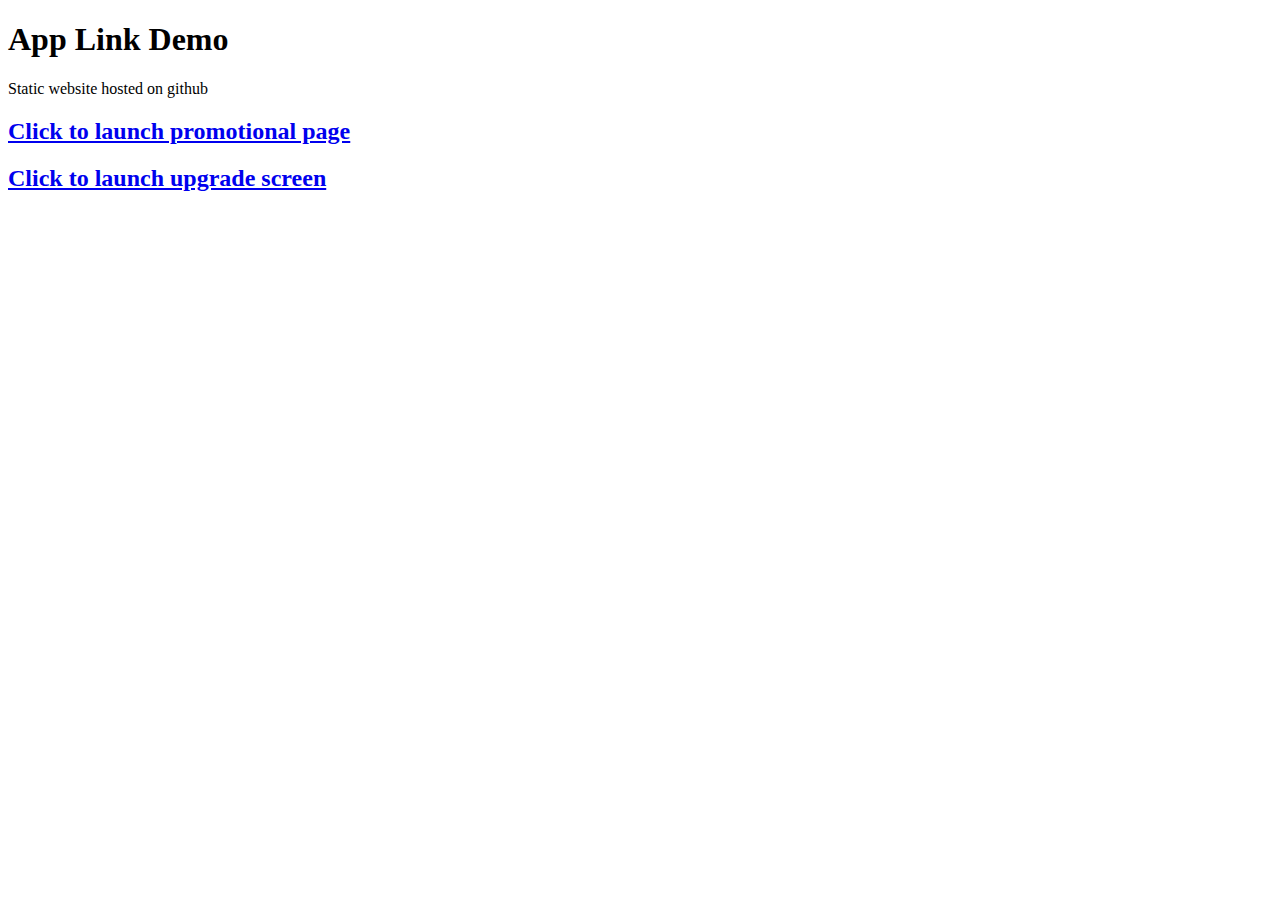
<file: index.html>
<!DOCTYPE html>
<html>
<body>

<h1>App Link Demo</h1>

<p>Static website hosted on github</p>
<p><a href="https://kshitij-GL2.github.io/promotional-vod/"><h2>Click to launch promotional page</h2></a></p>

<p><a href="https://kshitij-GL2.github.io/upgrade/iOS/index.html"><h2>Click to launch upgrade screen</h2></a></p>

</body>
</html>
</file>
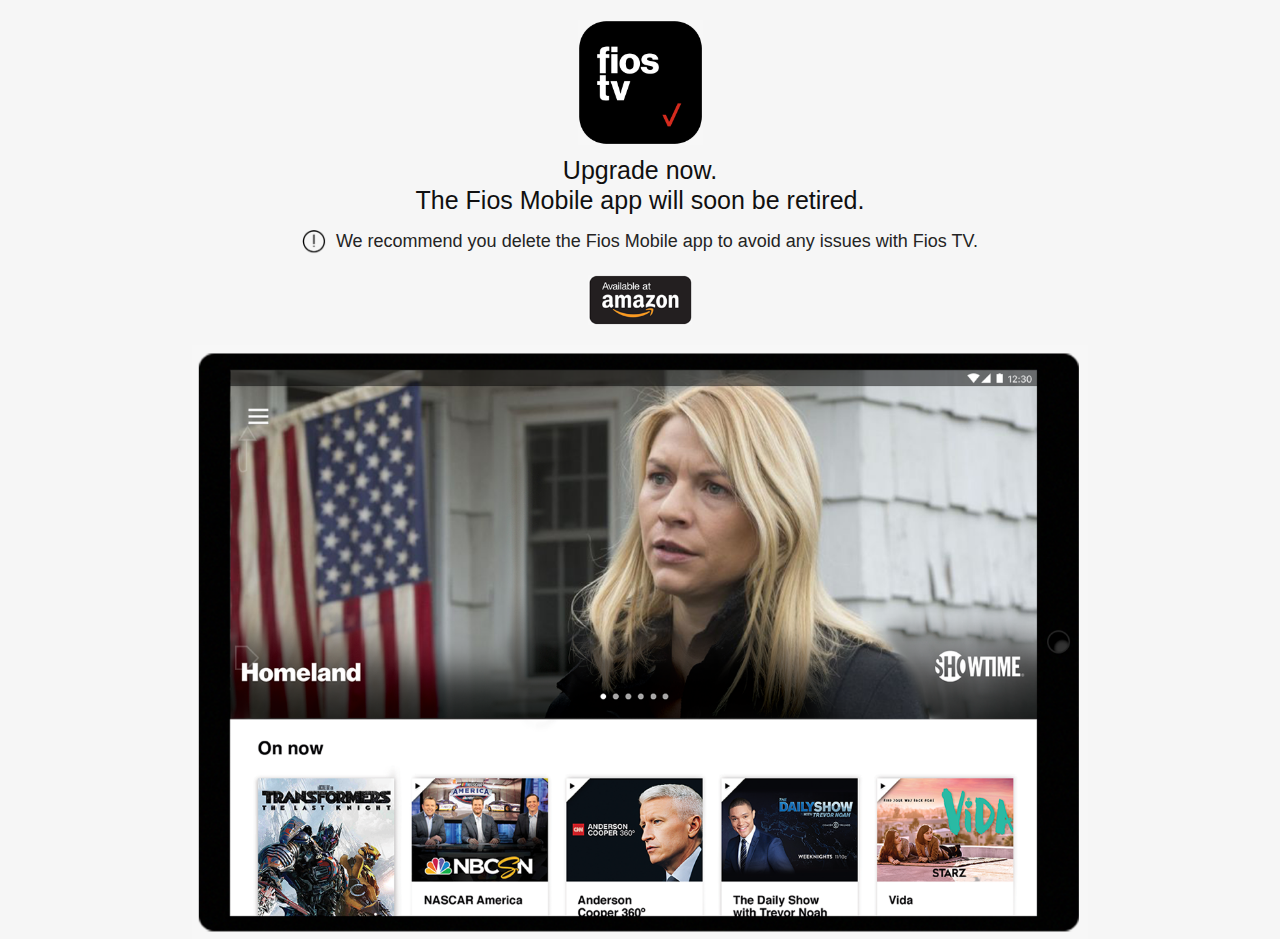
<file: upgrade/Amazon/index.html>
<!DOCTYPE html>
<html lang="en">

    <head>
        <meta charset="utf-8">
        <meta http-equiv="X-UA-Compatible" content="IE=edge">
        <meta name="viewport" content="width=device-width, initial-scale=1">
        <meta name="description" content="">
        <meta name="author" content="">
        <title>Fios Mobile</title>
        <link href="css/bootstrap.min.css" rel="stylesheet">
        <link href="css/styles.css" rel="stylesheet">
    </head>

    <body>
        <div class="container-fluid" style="height:100%;">
          <div class="logo">
          <img src="images/logo.png" alt="">
          </div>
            <!-- <div class="title">
                Introducing the Fios TV app.
            </div>
            <div class="subtitle">
                It's a whole new Fios experience.
            </div> -->
            <div class="body-text">
                Upgrade now.<br>
                The Fios Mobile app will soon be retired.
            </div>
            <div class="alert-text">
                <img src="images/alert.png" align="">We recommend you delete the Fios Mobile
                app to avoid any issues with Fios TV.
            </div>
            <div class="store" style="text-align: center">
            <a href="#"><img src="images/amaz@2x.png" alt=""></a>
            </div>
            <div class="row bg">
                <img class="mobile-view" src="images/phone.png" align="">
                <img class="tab-view" src="images/tablet.png" align="">
<!--            <img class="tab-land-view" src="images/Tablet_Port.png" align="">-->
            </div>

    </body>

</html>
</file>
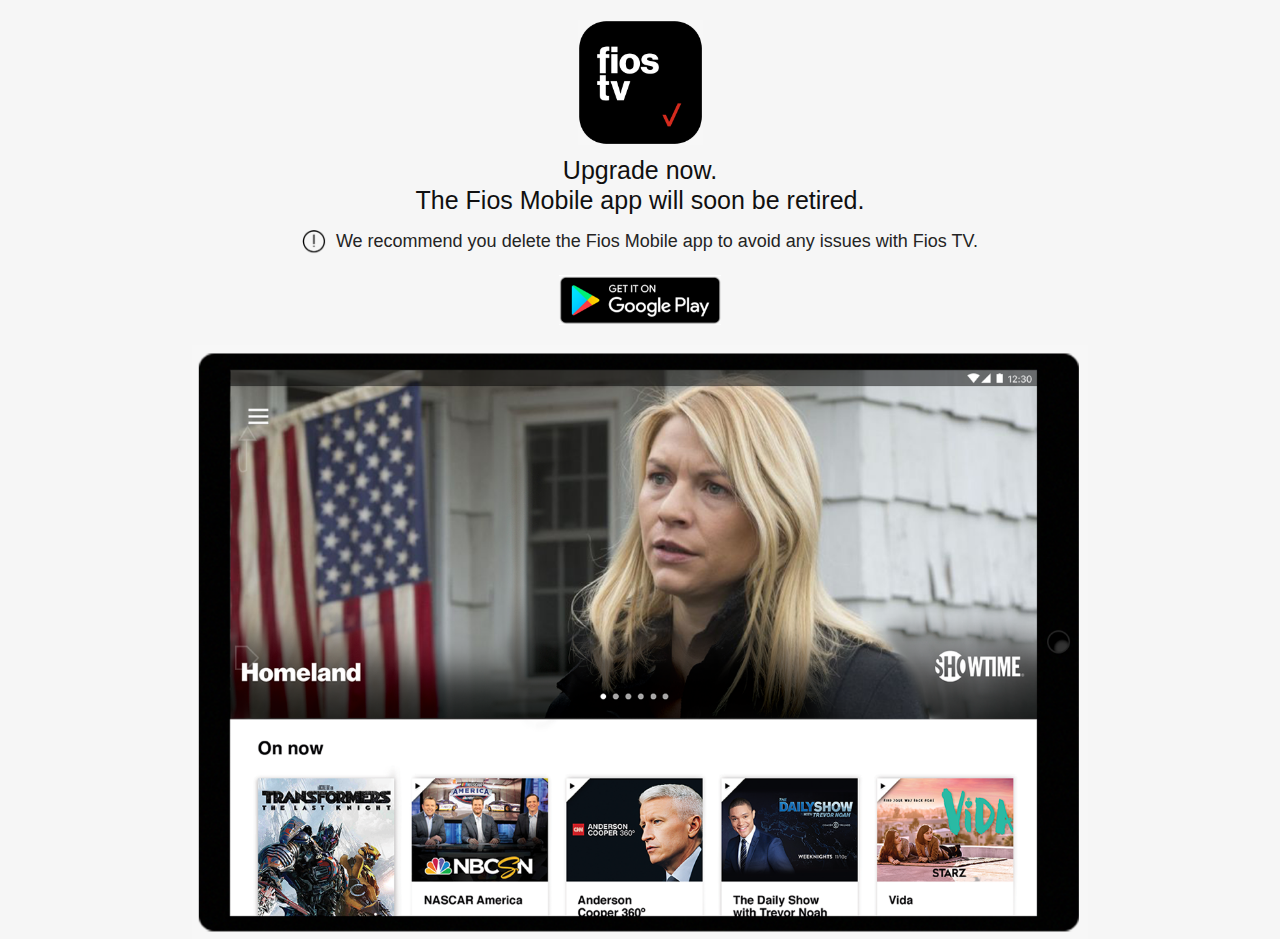
<file: upgrade/Android/index.html>
<!DOCTYPE html>
<html lang="en">

    <head>
        <meta charset="utf-8">
        <meta http-equiv="X-UA-Compatible" content="IE=edge">
        <meta name="viewport" content="width=device-width, initial-scale=1">
        <meta name="description" content="">
        <meta name="author" content="">
        <title>Fios Mobile</title>
        <link href="css/bootstrap.min.css" rel="stylesheet">
        <link href="css/styles.css" rel="stylesheet">
    </head>

    <body>
        <div class="container-fluid" style="height:100%;">
          <div class="logo">
          <img src="images/logo.png" alt="">
          </div>
            <!-- <div class="title">
                Introducing the Fios TV app.
            </div>
            <div class="subtitle">
                It's a whole new Fios experience.
            </div> -->
            <div class="body-text">
                Upgrade now.<br>
                The Fios Mobile app will soon be retired.
            </div>
            <div class="alert-text">
                <img src="images/alert.png" align="">We recommend you delete the Fios Mobile
                app to avoid any issues with Fios TV.
            </div>
            <div class="store" style="text-align: center">
            <a href="#"><img src="images/android@2x.png" alt=""></a>
            </div>
            <div class="row bg">
                <img class="mobile-view" src="images/phone.png" align="">
                <img class="tab-view" src="images/tablet.png" align="">
<!--            <img class="tab-land-view" src="images/Tablet_Port.png" align="">-->
            </div>

    </body>

</html>
</file>
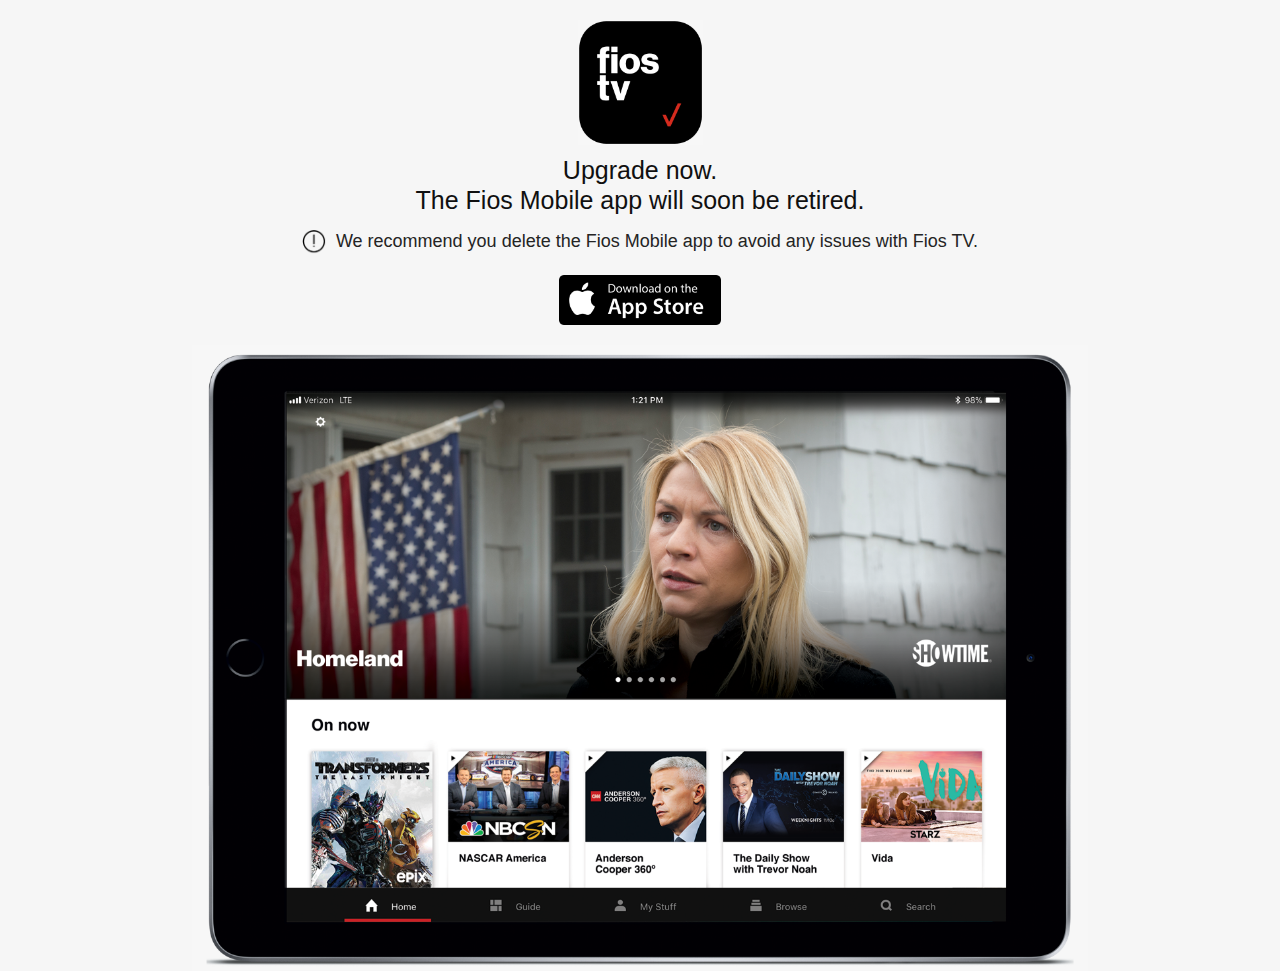
<file: upgrade/iOS/index.html>
<!DOCTYPE html>
<html lang="en">

    <head>
        <meta charset="utf-8">
        <meta http-equiv="X-UA-Compatible" content="IE=edge">
        <meta name="viewport" content="width=device-width, initial-scale=1">
        <meta name="description" content="">
        <meta name="author" content="">
        <title>Fios Mobile</title>
        <link href="css/bootstrap.min.css" rel="stylesheet">
        <link href="css/styles.css" rel="stylesheet">
    </head>

    <body>
        <div class="container-fluid" style="height:100%;">
          <div class="logo">
          <img src="images/logo.png" alt="">
          </div>
            <!-- <div class="title">
                Introducing the Fios TV app.
            </div>
            <div class="subtitle">
                It's a whole new Fios experience.
            </div> -->
            <div class="body-text">
                Upgrade now.<br>
                The Fios Mobile app will soon be retired.
            </div>
            <div class="alert-text">
                <img src="images/alert.png" align="">We recommend you delete the Fios Mobile
                app to avoid any issues with Fios TV.
            </div>
            <div class="store" style="text-align: center">
            <a href="#"><img src="images/apple@2x.png" alt=""></a>
            </div>
            <div class="row bg">
                <img class="mobile-view" src="images/phone.png" align="">
                <img class="tab-view" src="images/tablet.png" align="">
<!--            <img class="tab-land-view" src="images/Tablet_Port.png" align="">-->
            </div>

    </body>

</html>
</file>
<file: upgrade/Amazon/css/styles.css>
html, body{
    height: 100%;
    background: #f6f6f6;
    color: #101010;
}

.logo{
    text-align: center;
    padding-top: 20px;
}

.logo img{
    width: 10%;
}

.bg img{
    height: auto;
    width: 70%;
    margin-left: 15%;
    position: absolute;
    margin-top: 20px;
/*    bottom: 0;*/
}
.mobile-view{
    display: none;
}

.tab-view{
        display: block;
}
.title{
    font-size: 40px;
    font-weight: bold;
    padding-top: 15px;
    text-align: center;
}

.subtitle{
    font-size: 30px;
    font-weight: bold;
    padding-top: 10px;
    text-align: center;
}

.body-text{
    font-size: 25px;
    padding-top: 10px;
    text-align: center;
    line-height: 30px;
}

.alert-text{
    width: 60%;
    margin-left: 20%;
    font-size: 18px;
    padding-top: 15px;
    text-align: center;
    color: #242424;
    line-height: 22px;
}

.alert-text img{
    height: 25px;
    padding-right: 10px;
}

.store img{
    height: 50px;
    width: auto;
    margin-top: 20px;
    z-index: 9;
    position: relative;
}


@media(max-width: 550px ){
.bg img{
    height: auto;
    width: 100%;
    position: absolute;
    margin-top: 20px;
    margin-left: 0;
}
.mobile-view{
    display: block;
}

.tab-view{
    display: none;
}

.title{
    font-size: 25px;
    font-weight: bold;
    padding-top: 15px;
    text-align: center;
}

.subtitle{
    font-size: 18px;
    font-weight: bold;
    padding-top: 8px;
    text-align: center;
}

.body-text{
    font-size: 15px;
    padding-top: 8px;
    text-align: center;
    line-height: 18px;
}

.alert-text{
    width: 100%;
    margin-left: 0;
    font-size: 14px;
    padding-top: 8px;
    text-align: center;
    color: #242424;
    line-height: 14px;
}

.alert-text img{
    height: 20px;
    padding-right: 5px;
}

.store img{
    height: 35px;
    width: auto;
    margin-top: 15px;
    z-index: 9;
    position: relative;
}
}

@media(max-width: 360px ){
    
.title{
    font-size: 20px;
    padding-top: 10px;
}

.subtitle{
    font-size: 15px;
    padding-top: 5px;
}

.body-text{
    font-size: 14px;
    padding-top: 5px;
    line-height: 17px;
}

.alert-text{
    width: 100%;
    margin-left: 0;
    font-size: 11px;
    padding-top: 5px;
    line-height: 11px;
}

.store img{
    height: 30px;
    margin-top: 15px;
}
    
}
</file>
<file: upgrade/Android/css/styles.css>
html, body{
    height: 100%;
    background: #f6f6f6;
    color: #101010;
}

.logo{
    text-align: center;
    padding-top: 20px;
}

.logo img{
    width: 10%;
}

.bg img{
    height: auto;
    width: 70%;
    margin-left: 15%;
    position: absolute;
    margin-top: 20px;
/*    bottom: 0;*/
}
.mobile-view{
    display: none;
}

.tab-view{
        display: block;
}
.title{
    font-size: 40px;
    font-weight: bold;
    padding-top: 15px;
    text-align: center;
}

.subtitle{
    font-size: 30px;
    font-weight: bold;
    padding-top: 10px;
    text-align: center;
}

.body-text{
    font-size: 25px;
    padding-top: 10px;
    text-align: center;
    line-height: 30px;
}

.alert-text{
    width: 60%;
    margin-left: 20%;
    font-size: 18px;
    padding-top: 15px;
    text-align: center;
    color: #242424;
    line-height: 22px;
}

.alert-text img{
    height: 25px;
    padding-right: 10px;
}

.store img{
    height: 50px;
    width: auto;
    margin-top: 20px;
    z-index: 9;
    position: relative;
}


@media(max-width: 550px ){
.bg img{
    height: auto;
    width: 100%;
    position: absolute;
    margin-top: 20px;
    margin-left: 0;
}
.mobile-view{
    display: block;
}

.tab-view{
    display: none;
}

.title{
    font-size: 25px;
    font-weight: bold;
    padding-top: 15px;
    text-align: center;
}

.subtitle{
    font-size: 18px;
    font-weight: bold;
    padding-top: 8px;
    text-align: center;
}

.body-text{
    font-size: 15px;
    padding-top: 8px;
    text-align: center;
    line-height: 18px;
}

.alert-text{
    width: 100%;
    margin-left: 0;
    font-size: 14px;
    padding-top: 8px;
    text-align: center;
    color: #242424;
    line-height: 14px;
}

.alert-text img{
    height: 20px;
    padding-right: 5px;
}

.store img{
    height: 35px;
    width: auto;
    margin-top: 15px;
    z-index: 9;
    position: relative;
}
}

@media(max-width: 360px ){
    
.title{
    font-size: 20px;
    padding-top: 10px;
}

.subtitle{
    font-size: 15px;
    padding-top: 5px;
}

.body-text{
    font-size: 14px;
    padding-top: 5px;
    line-height: 17px;
}

.alert-text{
    width: 100%;
    margin-left: 0;
    font-size: 11px;
    padding-top: 5px;
    line-height: 11px;
}

.store img{
    height: 30px;
    margin-top: 15px;
}
    
}
</file>
<file: upgrade/iOS/css/styles.css>
html, body{
    height: 100%;
    background: #f6f6f6;
    color: #101010;
}

.logo{
    text-align: center;
    padding-top: 20px;
}

.logo img{
    width: 10%;
}

.bg img{
    height: auto;
    width: 70%;
    margin-left: 15%;
    position: absolute;
    margin-top: 20px;
/*    bottom: 0;*/
}
.mobile-view{
    display: none;
}

.tab-view{
        display: block;
}
.title{
    font-size: 40px;
    font-weight: bold;
    padding-top: 15px;
    text-align: center;
}

.subtitle{
    font-size: 30px;
    font-weight: bold;
    padding-top: 10px;
    text-align: center;
}

.body-text{
    font-size: 25px;
    padding-top: 10px;
    text-align: center;
    line-height: 30px;
}

.alert-text{
    width: 60%;
    margin-left: 20%;
    font-size: 18px;
    padding-top: 15px;
    text-align: center;
    color: #242424;
    line-height: 22px;
}

.alert-text img{
    height: 25px;
    padding-right: 10px;
}

.store img{
    height: 50px;
    width: auto;
    margin-top: 20px;
    z-index: 9;
    position: relative;
}


@media(max-width: 550px ){
.bg img{
    height: auto;
    width: 100%;
    position: absolute;
    margin-top: 20px;
    margin-left: 0;
}
.mobile-view{
    display: block;
}

.tab-view{
    display: none;
}

.title{
    font-size: 25px;
    font-weight: bold;
    padding-top: 15px;
    text-align: center;
}

.subtitle{
    font-size: 18px;
    font-weight: bold;
    padding-top: 8px;
    text-align: center;
}

.body-text{
    font-size: 15px;
    padding-top: 8px;
    text-align: center;
    line-height: 18px;
}

.alert-text{
    width: 100%;
    margin-left: 0;
    font-size: 14px;
    padding-top: 8px;
    text-align: center;
    color: #242424;
    line-height: 14px;
}

.alert-text img{
    height: 20px;
    padding-right: 5px;
}

.store img{
    height: 35px;
    width: auto;
    margin-top: 15px;
    z-index: 9;
    position: relative;
}
}

@media(max-width: 360px ){
    
.title{
    font-size: 20px;
    padding-top: 10px;
}

.subtitle{
    font-size: 15px;
    padding-top: 5px;
}

.body-text{
    font-size: 14px;
    padding-top: 5px;
    line-height: 17px;
}

.alert-text{
    width: 100%;
    margin-left: 0;
    font-size: 11px;
    padding-top: 5px;
    line-height: 11px;
}

.store img{
    height: 30px;
    margin-top: 15px;
}
    
}
</file>
